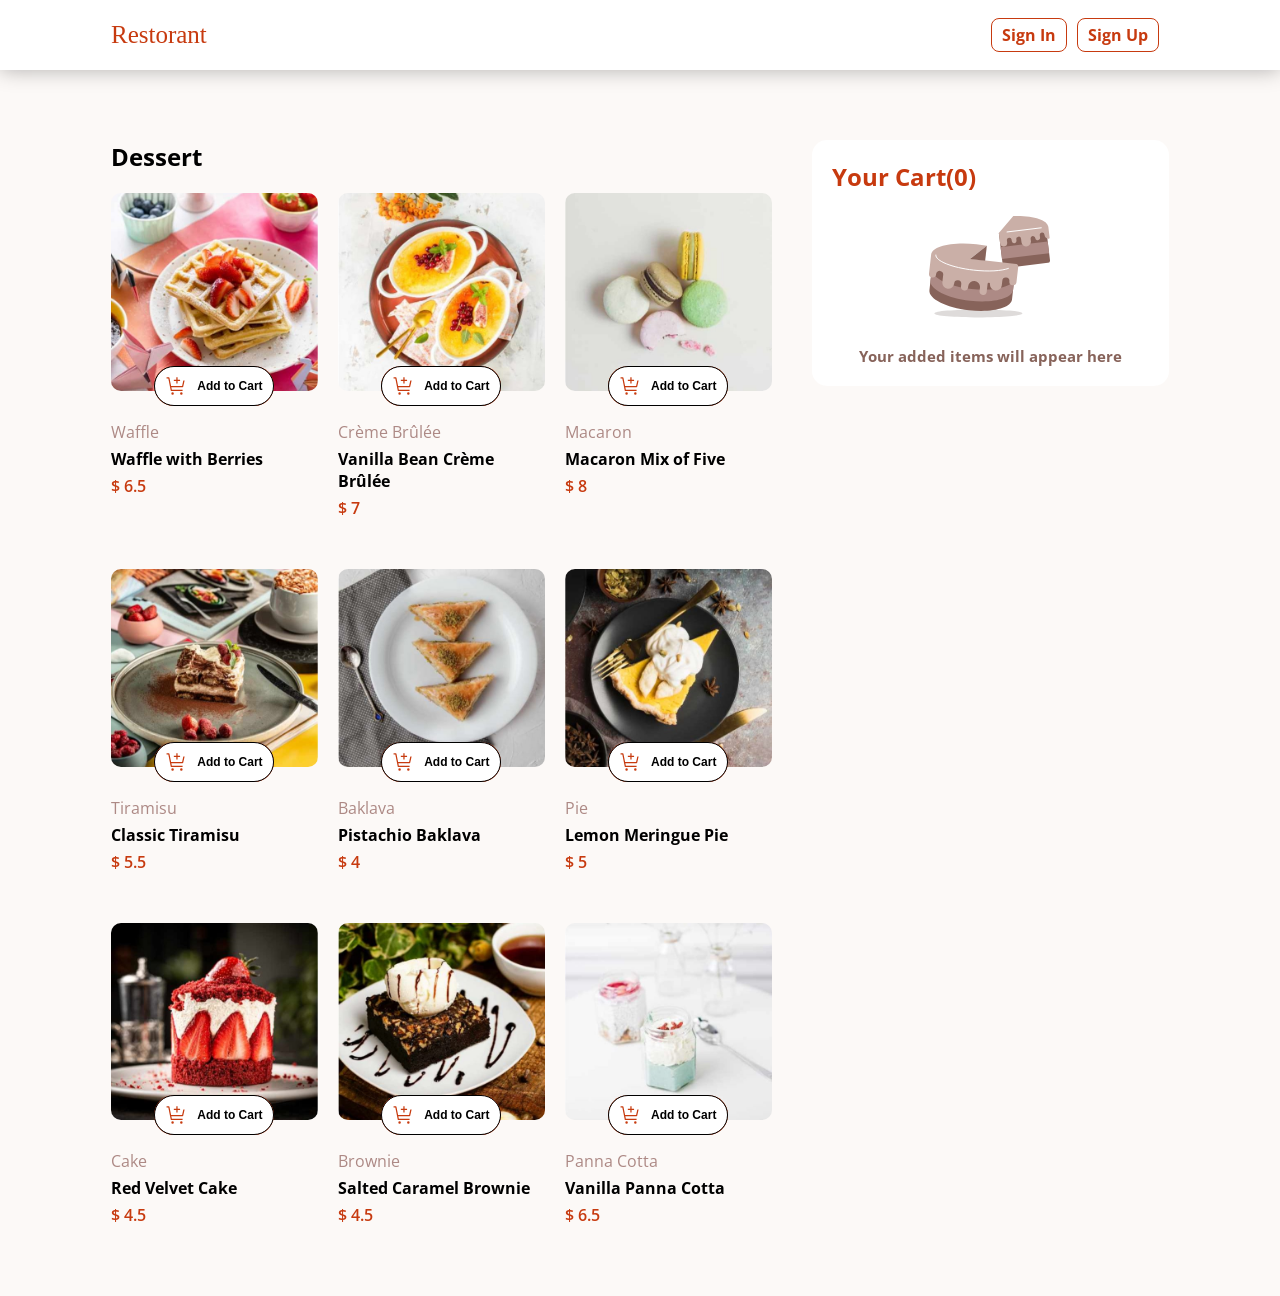
<file: index.html>
<!DOCTYPE html>
<html lang="en">
<head>
    <meta charset="UTF-8">
    <meta name="viewport" content="width=device-width, initial-scale=1.0">
    <!-- file style css -->
    <link rel="stylesheet" href="css/style.css">

    <!-- fonts form google font -->
    <link rel="preconnect" href="https://fonts.googleapis.com">
<link rel="preconnect" href="https://fonts.gstatic.com" crossorigin>
<link href="https://fonts.googleapis.com/css2?family=Cairo:wght@200..1000&family=Jomhuria&family=Open+Sans:ital,wght@0,300..800;1,300..800&family=Red+Hat+Display:ital,wght@0,300..900;1,300..900&family=Work+Sans:ital,wght@0,100..900;1,100..900&family=Young+Serif&display=swap" rel="stylesheet">
    <title>Coffe</title>
</head>
<body>
    <header>
        <div class="container">
            <a href="#" class="logo">Restorant</a>
            <nav>
                <ul class="links">
                    <li><a href="./login.html" >Sign In</a></li>
                    <li><a href="./register.html">Sign Up</a></li>
                </ul>
                <ul class="user">
                    <li><a href="#" class="user-info"></a></li>
                    <li><a href="#" class="logout">logOut</a></li>
                </ul>
            </nav>
        </div>
    </header>
    <section class="section-home">
        <div class="container">
            
            <div class="content">
                <div class="content-left">
                    <h1>Dessert</h1>
                    <div class="content-card">
                    </div>
                
                </div>
                <div class="content-right" id="cart-product">
                    <h2 >Your Cart(<span id="badge">0</span>)</h2>
                    <div class="empty">
                        <img src="./images/illustration-empty-cart.svg" alt="">
                        <p>Your added items will appear here</p>
                    </div>
                    <div class="products-in-cart">
                        <div class="products-added">
                            
                        </div>
                        <div class="total">
                            <span>Order Total</span>
                            <h3 id="price-total">$</h3>
                        </div>
                        <div class="delivery">
                            <img src="images/icon-carbon-neutral.svg" alt="">
                            This is <span>carbon-neutral</span> delivery
                        </div>
                        <button id="confirm-o">Confirm Order</button>
                        
                        
                    </div>
                </div>  
            
            </div>
            
        </div>
        <div class="overlay" >
            <div class="order-confirmed">
                <img src="./images/icon-order-confirmed.svg" alt="">
                <h2>Order Confirmed</h2>
                <p>we hope you enjoy your food!</p>
                <div class="orders">
                    <div class="orders-content">

                    </div>
                    <div class="order-total">
                        <span>Order Total</span>
                        <h3 class="total-price"></h3>
                    </div>
                </div>
                <button class="confirm-order">Start New Order</button>
            </div>
        </div>
    </section>

    <script src="./js/script.js"></script>
</body>
</html>
</file>
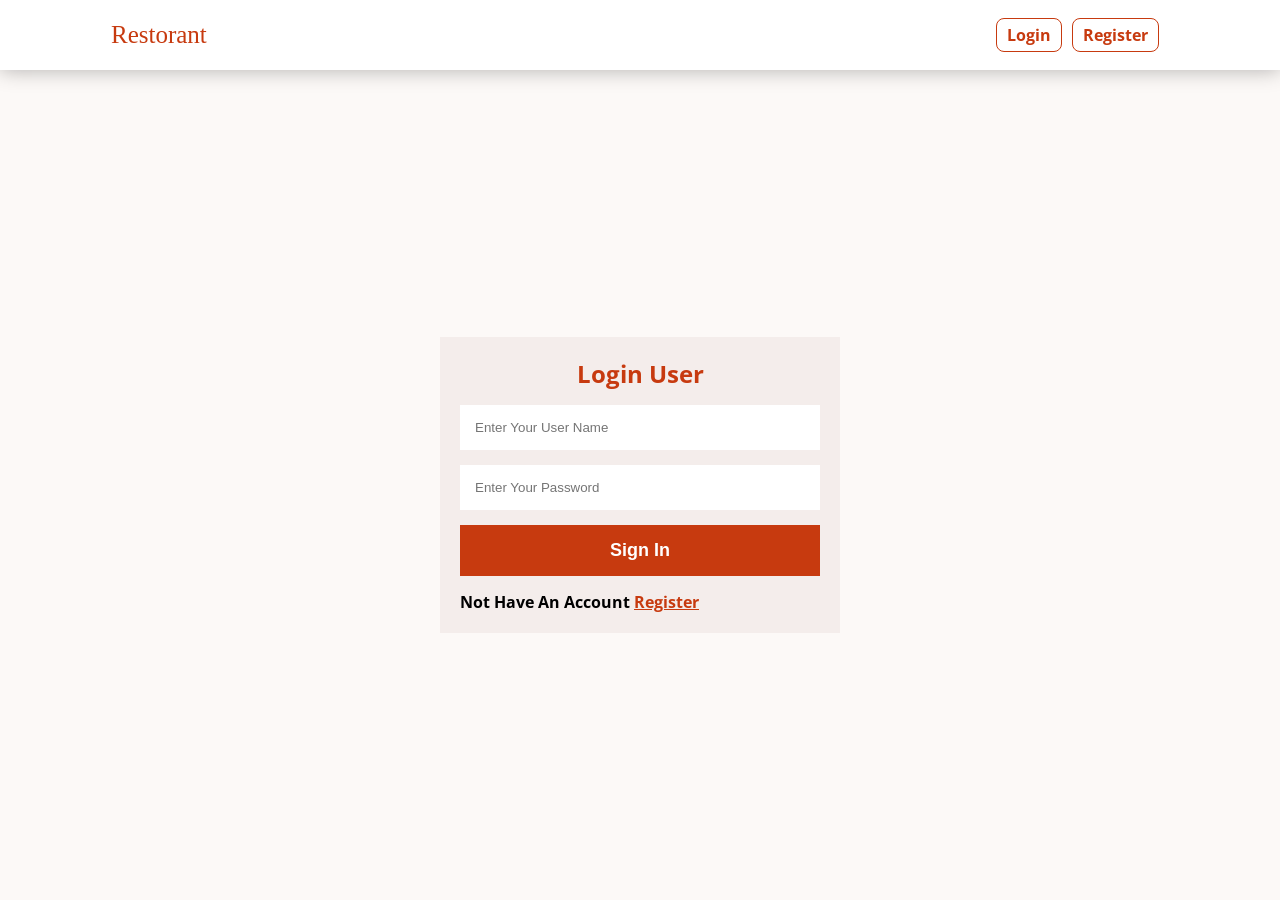
<file: login.html>
<!DOCTYPE html>
<html lang="en">
<head>
    <meta charset="UTF-8">
    <meta name="viewport" content="width=device-width, initial-scale=1.0">
    <!-- file style css -->
    <link rel="stylesheet" href="css/style.css">

    <!-- fonts form google font -->
    <link rel="preconnect" href="https://fonts.googleapis.com">
<link rel="preconnect" href="https://fonts.gstatic.com" crossorigin>
<link href="https://fonts.googleapis.com/css2?family=Cairo:wght@200..1000&family=Jomhuria&family=Open+Sans:ital,wght@0,300..800;1,300..800&family=Red+Hat+Display:ital,wght@0,300..900;1,300..900&family=Work+Sans:ital,wght@0,100..900;1,100..900&family=Young+Serif&display=swap" rel="stylesheet">
    <title>Coffe || Login</title>
</head>
<body>
    <header>
        <div class="container">
            <a href="index.html" class="logo">Restorant</a>
            <nav>
                <ul class="links">
                    <li><a href="#">Login</a></li>
                    <li><a href="register.html">Register</a></li>
                </ul>
                <ul class="user">
                    <li><a href="#" class="user-info"></a></li>
                </ul>
            </nav>
        </div>
    </header>
    <section class="section-form">
        <div class="content">
            <h2>Login User</h2>
            <form>
                <input type="text" id="user-name" placeholder="Enter Your User Name">
                <input type="password" id="password" placeholder="Enter Your Password">
                <input type="button" value="Sign In" id="login-btn">
                <p>Not Have An Account <a href="register.html">Register</a></p>
            </form>
        </div>
    </section>

    <script src="./js/login.js"></script>
</body>
</html>
</file>
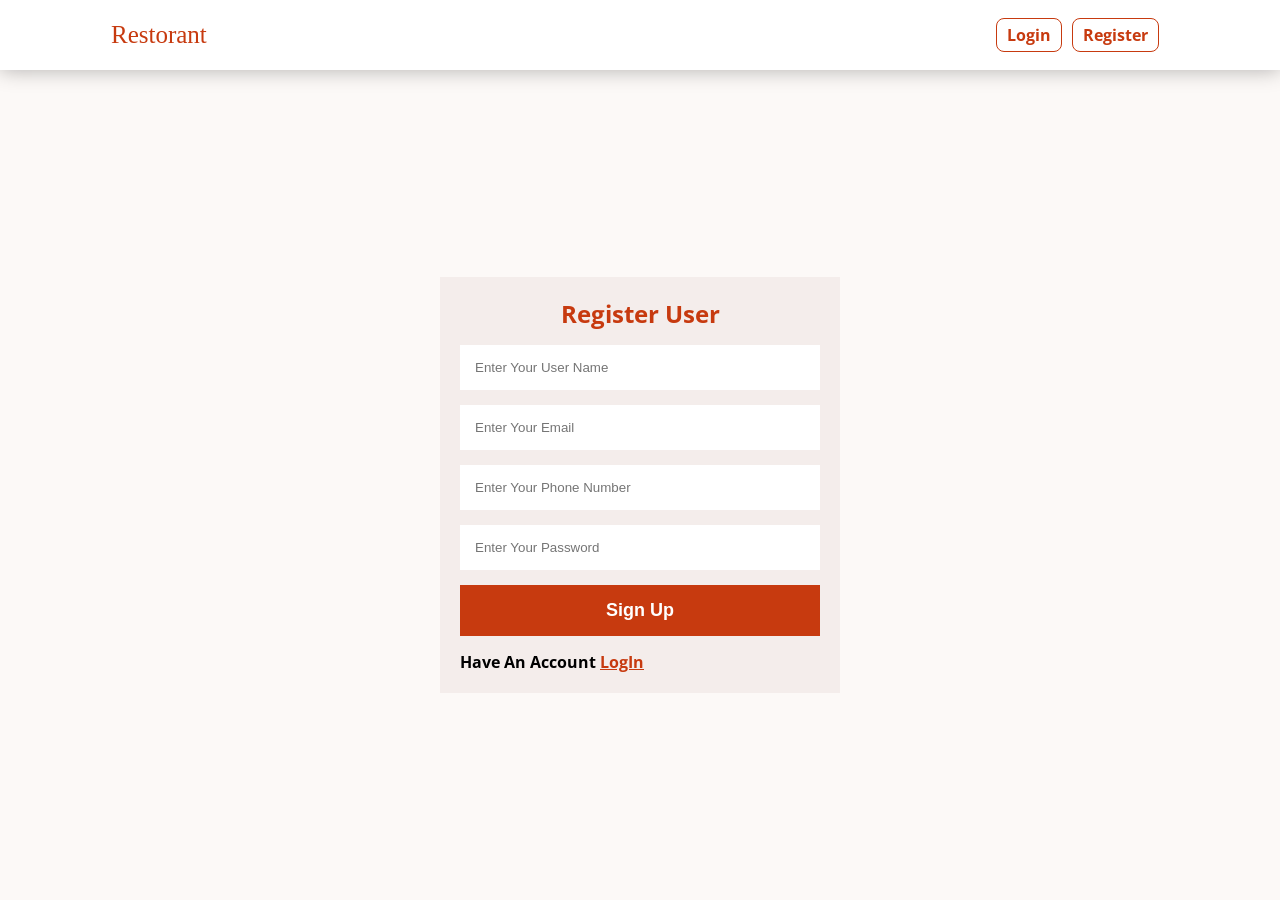
<file: register.html>
<!DOCTYPE html>
<html lang="en">
<head>
    <meta charset="UTF-8">
    <meta name="viewport" content="width=device-width, initial-scale=1.0">
    <!-- file style css -->
    <link rel="stylesheet" href="css/style.css">

    <!-- fonts form google font -->
    <link rel="preconnect" href="https://fonts.googleapis.com">
<link rel="preconnect" href="https://fonts.gstatic.com" crossorigin>
<link href="https://fonts.googleapis.com/css2?family=Cairo:wght@200..1000&family=Jomhuria&family=Open+Sans:ital,wght@0,300..800;1,300..800&family=Red+Hat+Display:ital,wght@0,300..900;1,300..900&family=Work+Sans:ital,wght@0,100..900;1,100..900&family=Young+Serif&display=swap" rel="stylesheet">
    <title>Coffe || register</title>
</head>
<body>
    <header>
        <div class="container">
            <a href="#" class="logo">Restorant</a>
            <nav>
                <ul class="links">
                    <li><a href="login.html">Login</a></li>
                    <li><a href="#">Register</a></li>
                </ul>
                <ul class="user">
                    <li><a href="#" class="user-info"></a></li>
                </ul>
            </nav>
        </div>
    </header>
    <section class="section-form">
        <div class="content">
            <h2>Register User</h2>
            <form>
                <input type="text" id="user-name" placeholder="Enter Your User Name">
                <input type="email" id="email" placeholder="Enter Your Email">
                <input type="text" id="phone" placeholder="Enter Your Phone Number">
                <input type="password" id="password" placeholder="Enter Your Password">
                <input type="button" value="Sign Up" id="register-btn">
                <p>Have An Account <a href="login.html">LogIn</a></p>
            </form>
        </div>
    </section>

    <script src="./js/register.js"></script>
</body>
</html>
</file>
<file: css/style.css>
*{
    padding: 0;
    margin: 0;
    box-sizing: border-box;
}



body{
    font-family: "Open Sans", sans-serif;
    font-optical-sizing: auto;
    font-style: normal;
    font-variation-settings:"wdth" 100;
}

:root{
    --main-color:hsl(14, 86%, 42%);
}



.container{
    padding-left: 15px;
    padding-right: 15px;
    margin-left: auto;
    margin-right: auto;
}
@media(min-width:768px){
    .container{
        width: 85%;
    }
}




/* start header section */
header{
box-shadow: 0px 0px 20px rgba(0, 0, 0, 0.3);
position: relative;
z-index: 3;
}

header .container {
    display: flex;
    justify-content: space-between;
    align-items: center;
    height: 70px;

}
header .container .logo{
    font-family: cursive;
    font-size: 25px ;
    text-decoration: none;
    color: var(--main-color);
}
ul{
    list-style-type: none;

}
header .container .links{
    display: flex;

}
header .container ul li a{
    padding: 5px 10px;
    border: 1px solid var(--main-color);
    border-radius: 8px;
    margin-right: 10px;
    text-decoration: none;
    color: var(--main-color);
    font-weight: bold;
    transition: 0.5s;
}

header .container ul li a:hover:not(.user li .user-info){
    background-color:var(--main-color);
    color: white;

}





.user {
    display: none;
}
.user li .user-info{
    border: none;

}

/* end header section */

/* start form section */
section{
    background-color: hsl(20, 50%, 98%);

}
.section-form{
    height: calc(100vh - 70px);
    display: flex;
    justify-content: center;
    align-items: center;

}
.section-form .content{
    width: 400px;
    padding: 20px;
    background-color:hsl(13, 31%, 94%)
}
.section-form .content input{
    display: block;
    width: 100%;
    margin: 15px 0;
    padding: 15px;
    border: 0;

}
.section-form .content input[type=button]{
    background-color: var(--main-color);
    color: white;
    font-size: 18px;
    font-weight: bold;

}
.section-form .content input[type=button]:hover{
    cursor: pointer;    
    background-color:hsl(14, 88%, 36%);


}
.section-form .content input:focus{
    outline: none;
}

.content h2{
    text-align: center;
    color: var(--main-color);
    margin-bottom: 10px;
}
.content p{
    font-weight: bold;
    
}
.content p a{
    color: var(--main-color);    
}

/* end form section */



/* start home styles */
.section-home{
    /* min-height: 100vh; */
    padding: 70px 0;
    
}
.section-home h1{
    margin-bottom: 20px;
}
.section-home .content{
    display: flex;
    gap: 40px;
}
@media(max-width:767px){
    .section-home .content{
        flex-direction: column;
        align-items: center;
    }
    
}

/* start content-left */
.content-left{
    width: 65%;
}
@media(max-width:767px){
    .content-left{
        width: 100%;
    }
}
.content-card{
    display: grid;
    grid-template-columns: repeat(auto-fill,minmax(180px,1fr));
    gap: 50px 20px  ;
    
}

@media(max-width:767px){
    .content-card{
grid-template-columns: repeat(auto-fill,minmax(250px,1fr));
}

    
}

.content-left .card .card-image {
    position: relative;
}
.content-left .card .card-image .image{
    width: 100%;
    border-radius: 10px;
}
.content-left .card .card-image button {
    position: absolute;
    left: 50%;
    transform: translateX(-50%);
    bottom: -10px;
    width: 120px;
    height: 40px;
    background-color: white;
    font-weight: 600;
    font-size: 12px;
    border-radius: 25px;
    border: 1px solid black;
    display: flex;
    justify-content: center;
    align-items: center;
    gap: 10px;
    cursor: pointer;
}
.content-left .card .card-image button:hover{
    border-color: var(--main-color);
    
}
.content-left .card .card-image button.not-active {
    display: flex;
    z-index: 2;
}
.content-left .card .card-image button.not-active:hover {
    color: var(--main-color);
}
.content-left .card .card-image button.active {
    background-color: var(--main-color);
    z-index: 1;
    justify-content: space-around;
    border: none;

}

.content-left .card .card-image button.active span:not(:nth-child(2)){
    border: 1px solid white;
    width: 20px;
    height: 20px;
    display: flex;
    justify-content: center;
    align-items: center;
    border-radius: 50%;
}



.content-left .card .card-image button.active span.counter-product{
    font-size: 20px;
    color: white;   
}

@media(max-width:767px){
    .content-left .card .card-image button {
        width: 160px;
        height: 45px;
        font-size: 15px;
        bottom: -15px;
    }

}
.content-left .card .card-text{
    margin-top: 25px;
}
.content-left .card .card-text .category{
    color: hsl(7, 20%, 60%);
}
.content-left .card .card-text .name{
    margin: 5px 0;

}
.content-left .card .card-text .price{
    color: var(--main-color);
    font-weight: 600;

}

/* end content */

/* start aside */
.content-right{
    background-color: white;
    height: fit-content;
    width: 35% ;
    padding: 20px;
    border-radius: 15px;

}
@media(max-width:767px){
    .content-right{
        width: 100%;
    }
}
.content-right h2{
    color: var(--main-color);
    text-align: left;
}
.content-right .empty{
    text-align: center;
    
}
.content-right .empty p{
    color: hsl(12, 20%, 44%);
    /* font-weight: 600; */
    font-size: 15px;
    margin-top: 10px;
}
.content-right .products-in-cart{
    display: none;
}
.content-right .products-in-cart .product-desc{
    display: flex;
    justify-content: space-between;
    align-items: center;
    margin-bottom: 20px;
    position: relative;
    
}
.content-right .products-in-cart .product-desc::before{
    content: "";
    width: 100%;
    height: 1px;
    background-color:hsl(8, 17%, 91%);
    position: absolute;
    bottom: -10px;
}

.content-right .products-in-cart .product-desc h4{
   
    margin-bottom: 5px;
}
.content-right .products-in-cart .product-desc .quantity{
    color: var(--main-color);
}
.content-right .products-in-cart .product-desc .price-one{
    margin: 0 12px;
    color: hsl(7, 20%, 60%);
}
.content-right .products-in-cart .product-desc .price-quantity{
    color: hsl(12, 20%, 44%);
    font-weight: 600;
}
.content-right .products-in-cart .product-desc img{
    border: 1px solid hsl(13.71deg 24.82% 72.35%);
    border-radius: 50%;
    padding: 1px;
}

.content-right .products-in-cart .product-desc img:hover{
    cursor: pointer;
    border-color: black;
}

.content-right .products-in-cart .total{
    display: flex;
    justify-content: space-between;
    align-items: center;
}
.content-right .products-in-cart .total span{
    font-size: 14px;
    
}





.content-right .products-in-cart .delivery{
    padding: 20px;
    margin:20px 0 ;
    text-align: center;
    background-color: hsl(20, 50%, 98%);
    border-radius: 10px;
    font-size: 15px;
}

.content-right .products-in-cart .delivery span{
    font-weight: 600;
}
.content-right .products-in-cart #confirm-o{
    background-color: var(--main-color);
    padding: 20px;
    width: 100%;
    border: none;
    border-radius: 30px;
    color: white;
    font-size: 16px;
    cursor: pointer;
    }
.content-right .products-in-cart #confirm-o:hover{
    background-color: hsl(14, 88%, 36%);
    }






/* end aside */
/* start order confirm overlay  */
.overlay{
    position: absolute;
    z-index: 2;
    background-color: rgba(0, 0, 0, 0.5);
    width: 100%;
    height: 100%;
    top: 0;
    left: 0;
    display: none;
}
.overlay .order-confirmed{
    position: absolute;
    left: 50%;
    top: 50%;
    transform: translate(-50%,-50%);
    z-index: 3;
    width: 400px;
    background-color: white;
    height: fit-content;
    max-height: 75vh;
    padding: 20px;
    border-radius: 10px;
}
.overlay .order-confirmed h2{
    font-weight: 900;
    font-size: 30px;
}
.overlay .order-confirmed p{
    margin: 0px 0 20px;
    font-size: 14px;
    color: hsl(7, 20%, 60%);
}
.overlay .order-confirmed .orders{
    background-color: hsl(20, 50%, 98%);
    padding: 10px;
    overflow-y: auto;
    height: fit-content;
    max-height: 200px;
    border-radius: 10px;
    margin-bottom: 20px;
    
}
 .overlay .order-confirmed .orders::-webkit-scrollbar {
        display: none;
    }
.overlay .orders .order{
    display: flex;
    align-items: center;
    border-bottom: 0.25px solid hsl(13, 31%, 94%);
    padding: 10px;
}
.overlay .orders .order img{
    width: 50px;
    margin-right: 15px;

}
.overlay .orders .order .order-text h5{
    
}
.overlay .orders .order .order-text span{
    font-size: 14px;
    
}
.overlay .orders .order .order-text .o-quantity{
    color: var(--main-color);    
    margin-right: 10px;
    font-weight: bold;
}
.overlay .orders .order .order-text .o-price{
    color: hsl(7, 20%, 60%);    
    margin-right: 10px;
}

.overlay .orders .order h6{
    margin-left: auto;
    font-size: 14px;
    color: rgb(88, 87, 87);

}


.overlay .confirm-order{
    background-color: var(--main-color);
    padding: 15px;
    width: 100%;
    border: none;
    border-radius: 30px;
    color: white;
    font-size: 16px;
    cursor: pointer;
}
.overlay .order-total{
    display: flex;
    justify-content: space-between;
    align-items: center;
    padding: 15px;
}
/* end order confirm overlay  */







/* end home styles */
</file>
